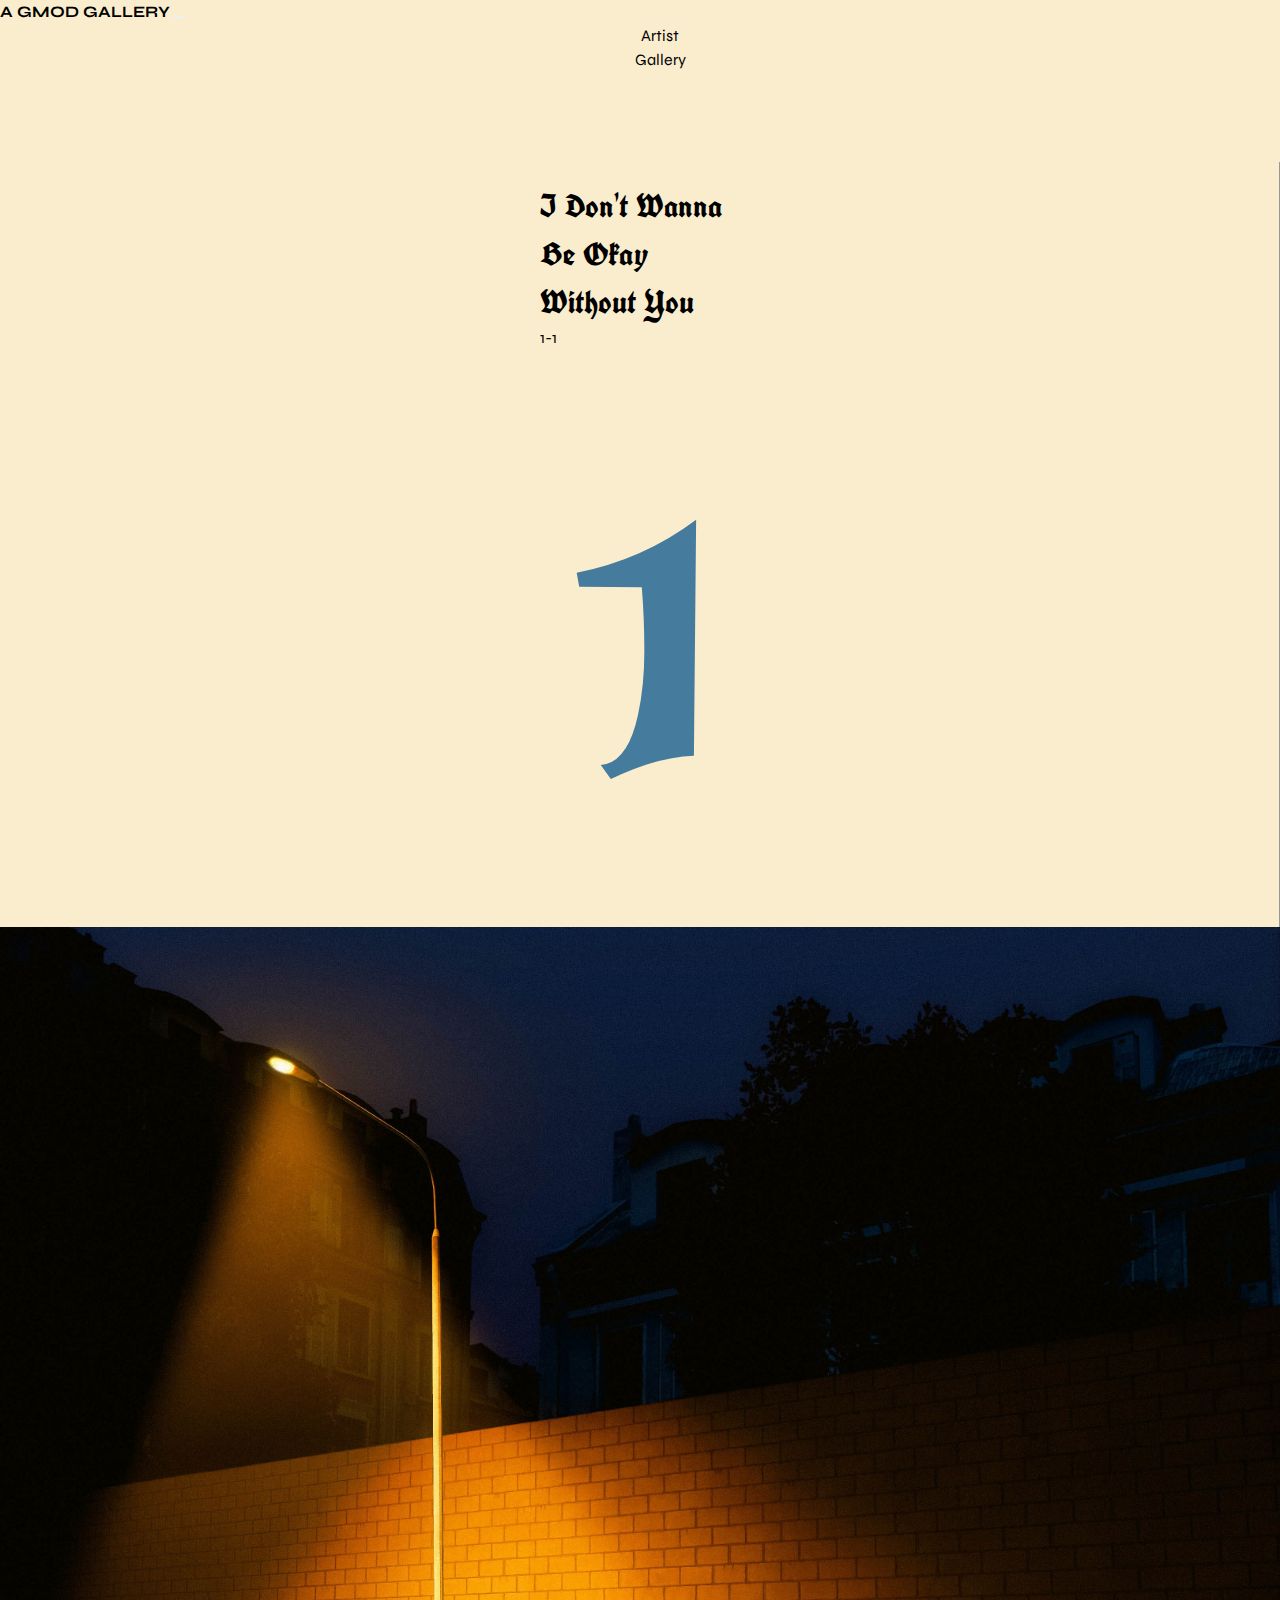
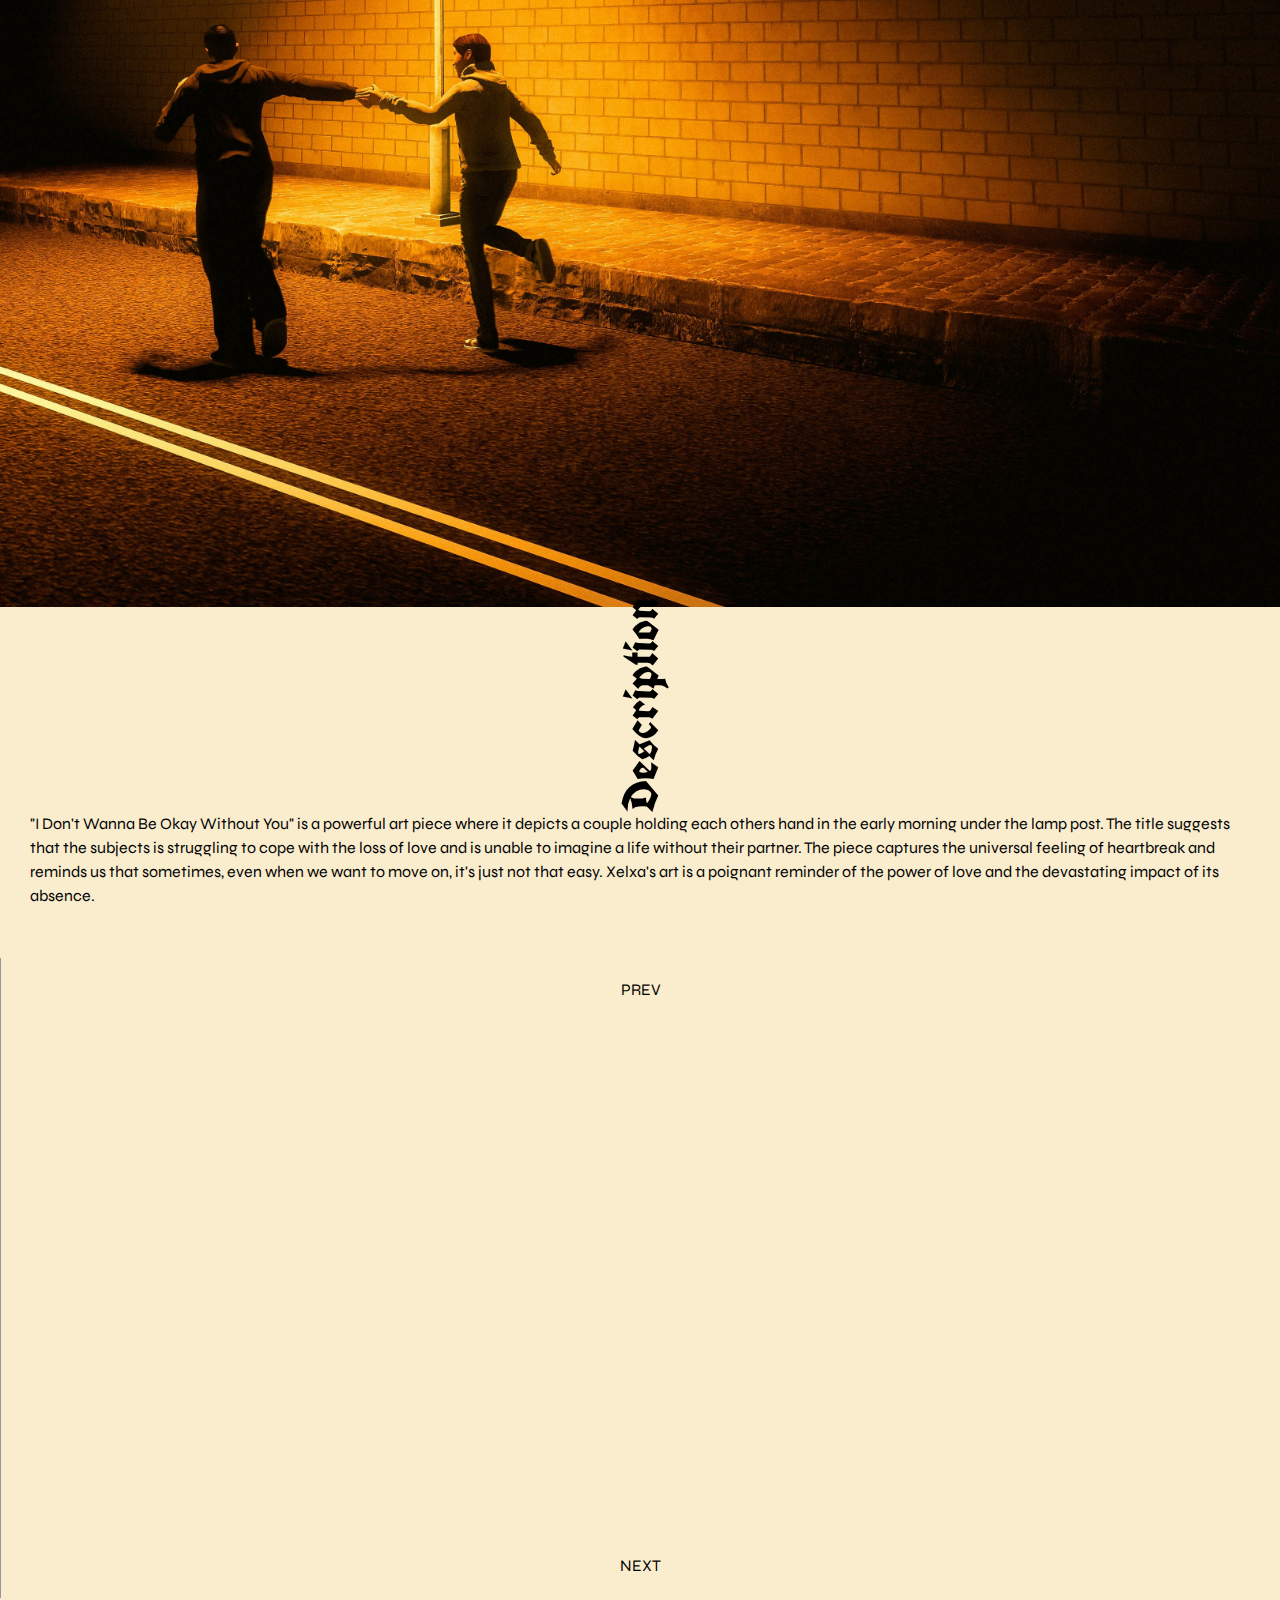
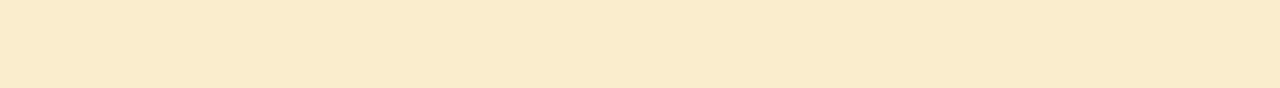
<file: pages/g-1-idwbowy.html>
<!DOCTYPE html>
<html lang="en">
  <head>
    <meta charset="UTF-8" />
    <meta name="viewport" content="width=device-width, initial-scale=1.0" />
    <title>Document</title>
    <link
      rel="stylesheet"
      href="https://cdnjs.cloudflare.com/ajax/libs/font-awesome/6.4.0/css/all.min.css"
      integrity="sha512-iecdLmaskl7CVkqkXNQ/ZH/XLlvWZOJyj7Yy7tcenmpD1ypASozpmT/E0iPtmFIB46ZmdtAc9eNBvH0H/ZpiBw=="
      crossorigin="anonymous"
      referrerpolicy="no-referrer"
    />
    <script
      src="https://cdn.jsdelivr.net/npm/bootstrap@5.3.0/dist/js/bootstrap.bundle.min.js"
      integrity="sha384-geWF76RCwLtnZ8qwWowPQNguL3RmwHVBC9FhGdlKrxdiJJigb/j/68SIy3Te4Bkz"
      crossorigin="anonymous"
    ></script>
    <link
      href="https://cdn.jsdelivr.net/npm/bootstrap@5.3.0/dist/css/bootstrap.min.css"
      rel="stylesheet"
      integrity="sha384-9ndCyUaIbzAi2FUVXJi0CjmCapSmO7SnpJef0486qhLnuZ2cdeRhO02iuK6FUUVM"
      crossorigin="anonymous"
    />
    <link rel="preconnect" href="https://fonts.googleapis.com" />
    <link rel="preconnect" href="https://fonts.gstatic.com" crossorigin />
    <link
      href="https://fonts.googleapis.com/css2?family=Syne:wght@400;500;600;700;800&family=UnifrakturCook:wght@700&display=swap"
      rel="stylesheet"
    />
    <link rel="stylesheet" href="../css/style.css" />
    <link rel="stylesheet" href="../css/reset.css" />
  </head>
  <body>
    <nav class="navbar navbar-light navbar-expand-lg bg-none">
      <div class="container">
        <a class="navbar-brand" href="/index.html">A GMOD GALLERY</a>
        <button
          class="navbar-toggler collapsed"
          type="button"
          data-bs-toggle="collapse"
          data-bs-target="#navbarNav"
          aria-controls="navbarNav"
          aria-expanded="false"
          aria-label="Toggle navigation"
        >
          <i class="fa-solid fa-bars fa-color"></i>
        </button>
        <div
          class="collapse navbar-collapse justify-content-end"
          id="navbarNav"
        >
          <ul class="navbar-nav gap-lg-4">
            <li class="nav-item">
              <a class="nav-link" href="/pages/artist.html">Artist</a>
            </li>
            <li class="nav-item">
              <a class="nav-link" href="/pages/gallery.html">Gallery</a>
            </li>
          </ul>
        </div>
      </div>
    </nav>
    <main id="swup" class="transition-fade-in">
      <section id="g-art">
        <div class="container">
          <div class="row">
            <div class="col-lg-4 col-md-12 col-sm-12 p-0">
              <div class="g-card-art-page">
                <div class="g-title">
                  <h1>I Don't Wanna Be Okay Without You</h1>
                  <div class="g-mini-title">
                    <p>1-1</p>
                  </div>
                </div>
                <div class="g-number blue">
                  <h2>1</h2>
                </div>
              </div>
            </div>
            <div class="col-lg-6 col-md-12 col-sm-12 p-0">
              <div class="g-art-content">
                <img
                  src="../img/dont-wanna-be-okay-without-you.jpg"
                  alt="dont-wanna-be-okay-without-you"
                />
                <div class="g-art-desc">
                  <div class="container">
                    <div class="row">
                      <div class="col-lg-4 col-md-6 col-sm-12 p-0">
                        <div class="g-art-page-title">
                          <h1>Description</h1>
                        </div>
                      </div>
                      <div class="col-lg-8 col-md-6 col-sm-12">
                        <p>
                          "I Don't Wanna Be Okay Without You" is a powerful art
                          piece where it depicts a couple holding each others
                          hand in the early morning under the lamp post. The
                          title suggests that the subjects is struggling to cope
                          with the loss of love and is unable to imagine a life
                          without their partner. The piece captures the
                          universal feeling of heartbreak and reminds us that
                          sometimes, even when we want to move on, it's just not
                          that easy. Xelxa's art is a poignant reminder of the
                          power of love and the devastating impact of its
                          absence.
                        </p>
                      </div>
                    </div>
                  </div>
                </div>
              </div>
            </div>
            <div class="col-lg-2 col-md-12 col-sm-12 p-0">
              <div class="g-art-navigation">
                <div class="row">
                  <div class="col-12">
                    <div class="btn-back">
                      <a href="../index.html">PREV</a>
                    </div>
                  </div>
                  <div class="col-12">
                    <div class="btn-front">
                      <a href="/pages/g-2-tsg.html">NEXT</a>
                    </div>
                  </div>
                </div>
              </div>
            </div>
          </div>
        </div>
      </section>
    </main>
  </body>
</html>
</file>
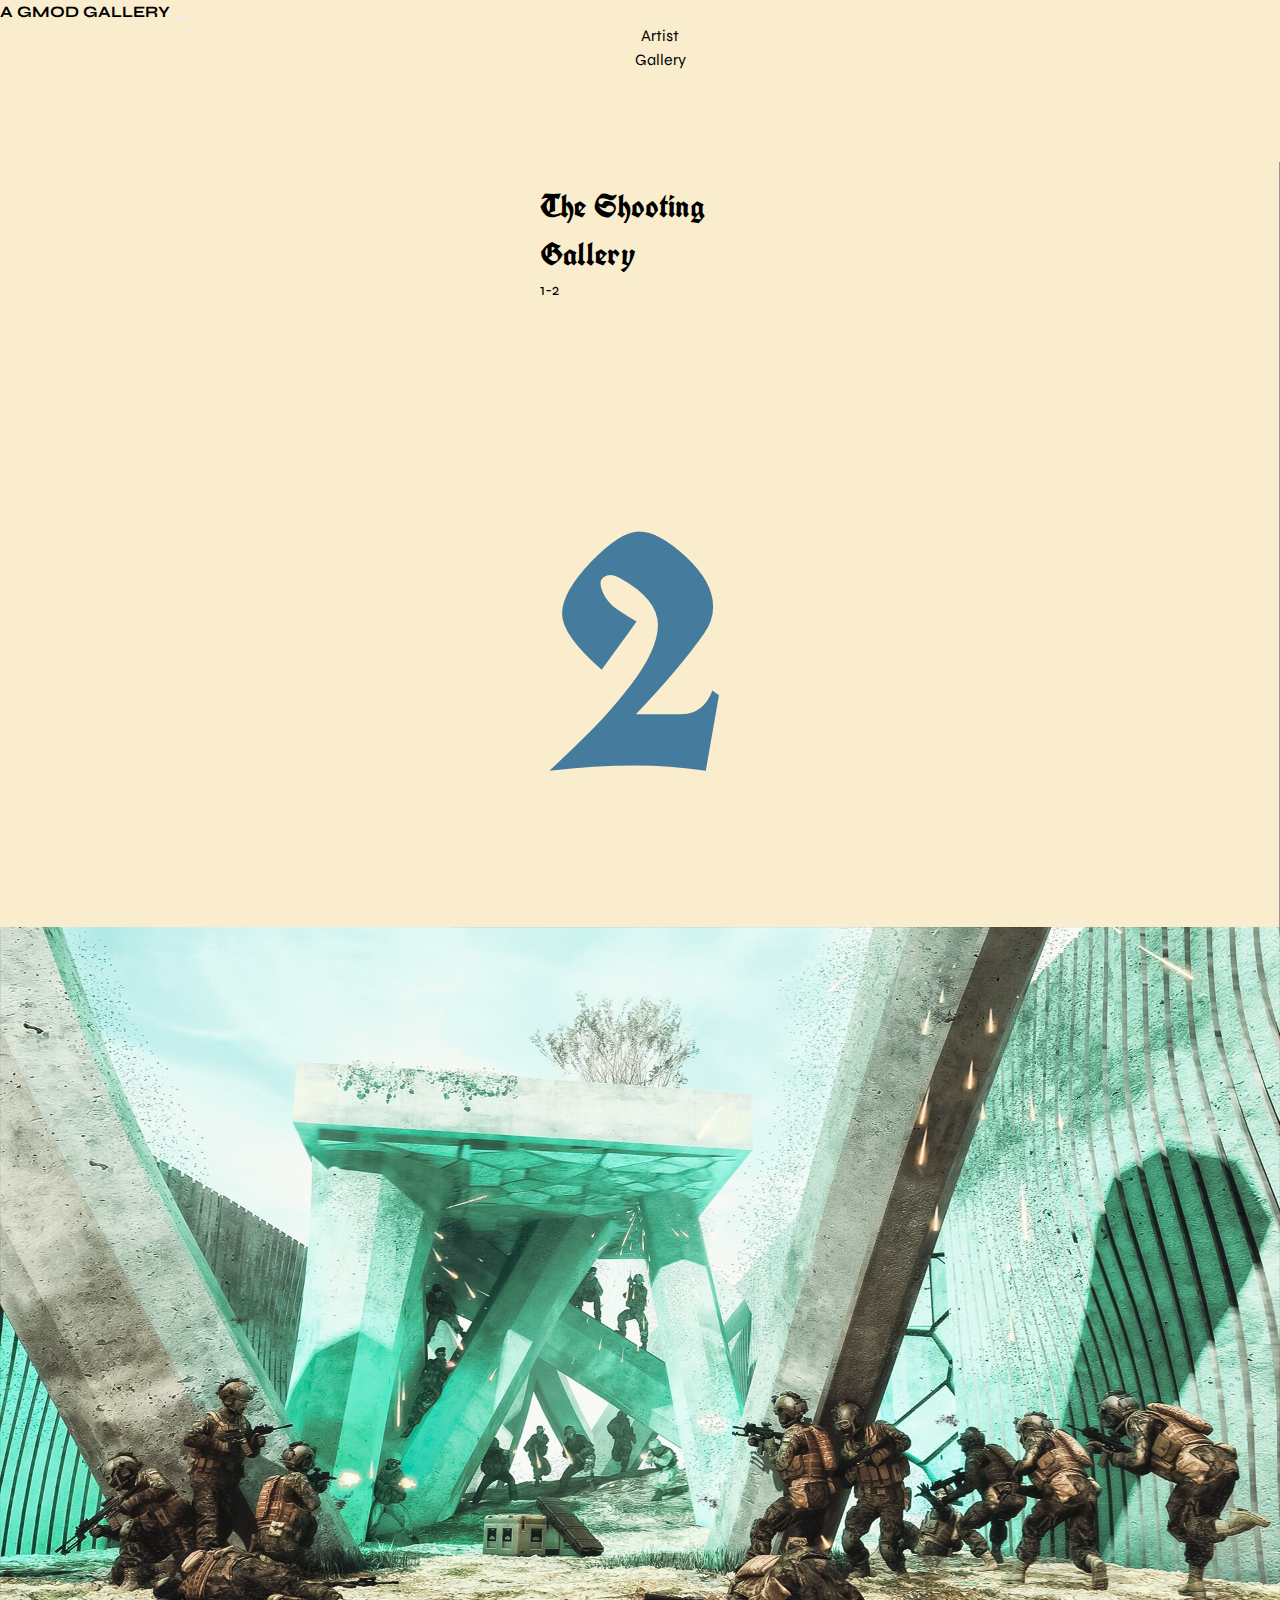
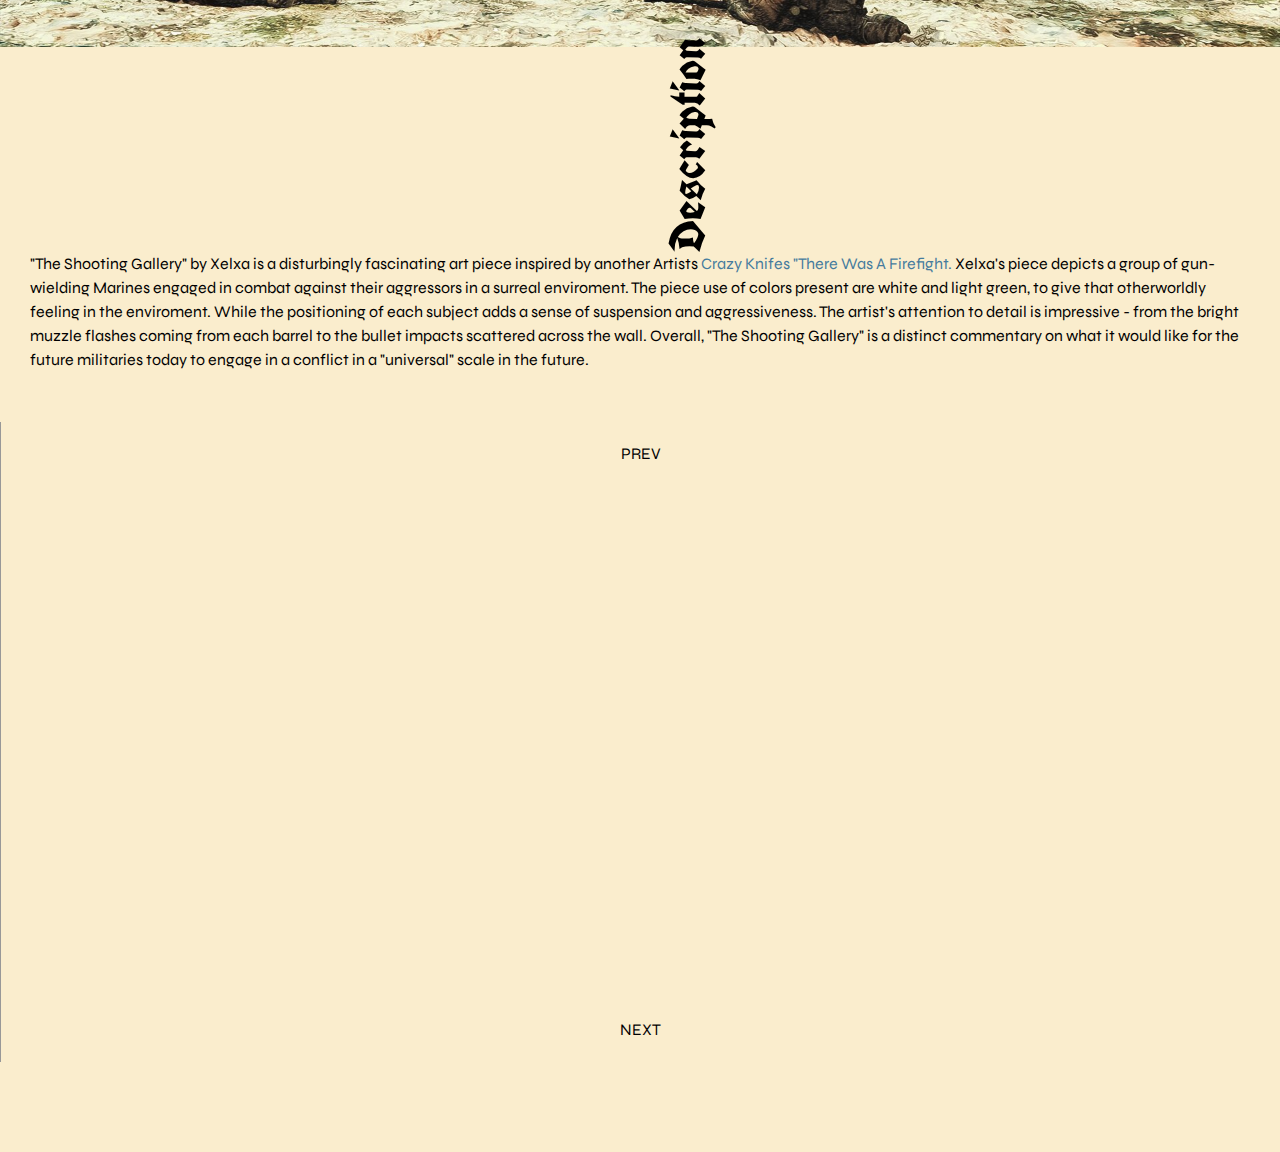
<file: pages/g-2-tsg.html>
<!DOCTYPE html>
<html lang="en">
  <head>
    <meta charset="UTF-8" />
    <meta name="viewport" content="width=device-width, initial-scale=1.0" />
    <title>Document</title>
    <link
      rel="stylesheet"
      href="https://cdnjs.cloudflare.com/ajax/libs/font-awesome/6.4.0/css/all.min.css"
      integrity="sha512-iecdLmaskl7CVkqkXNQ/ZH/XLlvWZOJyj7Yy7tcenmpD1ypASozpmT/E0iPtmFIB46ZmdtAc9eNBvH0H/ZpiBw=="
      crossorigin="anonymous"
      referrerpolicy="no-referrer"
    />
    <script
      src="https://cdn.jsdelivr.net/npm/bootstrap@5.3.0/dist/js/bootstrap.bundle.min.js"
      integrity="sha384-geWF76RCwLtnZ8qwWowPQNguL3RmwHVBC9FhGdlKrxdiJJigb/j/68SIy3Te4Bkz"
      crossorigin="anonymous"
    ></script>
    <link
      href="https://cdn.jsdelivr.net/npm/bootstrap@5.3.0/dist/css/bootstrap.min.css"
      rel="stylesheet"
      integrity="sha384-9ndCyUaIbzAi2FUVXJi0CjmCapSmO7SnpJef0486qhLnuZ2cdeRhO02iuK6FUUVM"
      crossorigin="anonymous"
    />
    <link rel="preconnect" href="https://fonts.googleapis.com" />
    <link rel="preconnect" href="https://fonts.gstatic.com" crossorigin />
    <link
      href="https://fonts.googleapis.com/css2?family=Syne:wght@400;500;600;700;800&family=UnifrakturCook:wght@700&display=swap"
      rel="stylesheet"
    />
    <link rel="stylesheet" href="../css/style.css" />
    <link rel="stylesheet" href="../css/reset.css" />
  </head>
  <body>
    <nav class="navbar navbar-light navbar-expand-lg bg-none">
      <div class="container">
        <a class="navbar-brand" href="/index.html">A GMOD GALLERY</a>
        <button
          class="navbar-toggler collapsed"
          type="button"
          data-bs-toggle="collapse"
          data-bs-target="#navbarNav"
          aria-controls="navbarNav"
          aria-expanded="false"
          aria-label="Toggle navigation"
        >
          <i class="fa-solid fa-bars fa-color"></i>
        </button>
        <div
          class="collapse navbar-collapse justify-content-end"
          id="navbarNav"
        >
          <ul class="navbar-nav gap-lg-4">
            <li class="nav-item">
              <a class="nav-link" href="/pages/artist.html">Artist</a>
            </li>
            <li class="nav-item">
              <a class="nav-link" href="/pages/gallery.html">Gallery</a>
            </li>
          </ul>
        </div>
      </div>
    </nav>
    <main id="swup" class="transition-fade-in">
      <section id="g-art">
        <div class="container">
          <div class="row">
            <div class="col-lg-4 col-md-12 col-sm-12 p-0">
              <div class="g-card-art-page">
                <div class="g-title">
                  <h1>The Shooting Gallery</h1>
                  <div class="g-mini-title">
                    <p>1-2</p>
                  </div>
                </div>
                <div class="g-number blue">
                  <h2>2</h2>
                </div>
              </div>
            </div>
            <div class="col-lg-6 col-md-12 col-sm-12 p-0">
              <div class="g-art-content">
                <img
                  src="../img/the-shooting-gallery.jpg"
                  alt="dont-wanna-be-okay-without-you"
                />
                <div class="g-art-desc">
                  <div class="container">
                    <div class="row">
                      <div class="col-lg-4 col-md-6 col-sm-12 p-0">
                        <div class="g-title g-art-page-title">
                          <h1>Description</h1>
                        </div>
                      </div>
                      <div class="col-lg-8 col-md-6 col-sm-12">
                        <p>
                          "The Shooting Gallery" by Xelxa is a disturbingly
                          fascinating art piece inspired by another Artists
                          <a
                            href="https://images-wixmp-ed30a86b8c4ca887773594c2.wixmp.com/f/aeee060b-4b21-483a-87d4-5f93f6d09788/dd2cfvv-ddd5a9ee-d0a8-42c8-b721-b2dc155d91df.jpg?token=eyJ0eXAiOiJKV1QiLCJhbGciOiJIUzI1NiJ9.[base64].b5UzFeV2k_kCO_4dEMDapseDT069OW4ksN4VWbKmwEw"
                            >Crazy Knifes "There Was A Firefight.</a
                          >
                          Xelxa's piece depicts a group of gun-wielding Marines
                          engaged in combat against their aggressors in a
                          surreal enviroment. The piece use of colors present
                          are white and light green, to give that otherworldly
                          feeling in the enviroment. While the positioning of
                          each subject adds a sense of suspension and
                          aggressiveness. The artist's attention to detail is
                          impressive - from the bright muzzle flashes coming
                          from each barrel to the bullet impacts scattered
                          across the wall. Overall, "The Shooting Gallery" is a
                          distinct commentary on what it would like for the
                          future militaries today to engage in a conflict in a
                          "universal" scale in the future.
                        </p>
                      </div>
                    </div>
                  </div>
                </div>
              </div>
            </div>
            <div class="col-lg-2 col-md-12 col-sm-12 p-0">
              <div class="g-art-navigation">
                <div class="row">
                  <div class="col-12">
                    <div class="btn-back">
                      <a href="/pages/g-1-idwbowy.html">PREV</a>
                    </div>
                  </div>
                  <div class="col-12">
                    <div class="btn-front">
                      <a href="/pages/g-3-tip.html">NEXT</a>
                    </div>
                  </div>
                </div>
              </div>
            </div>
          </div>
        </div>
      </section>
    </main>
  </body>
</html>
</file>
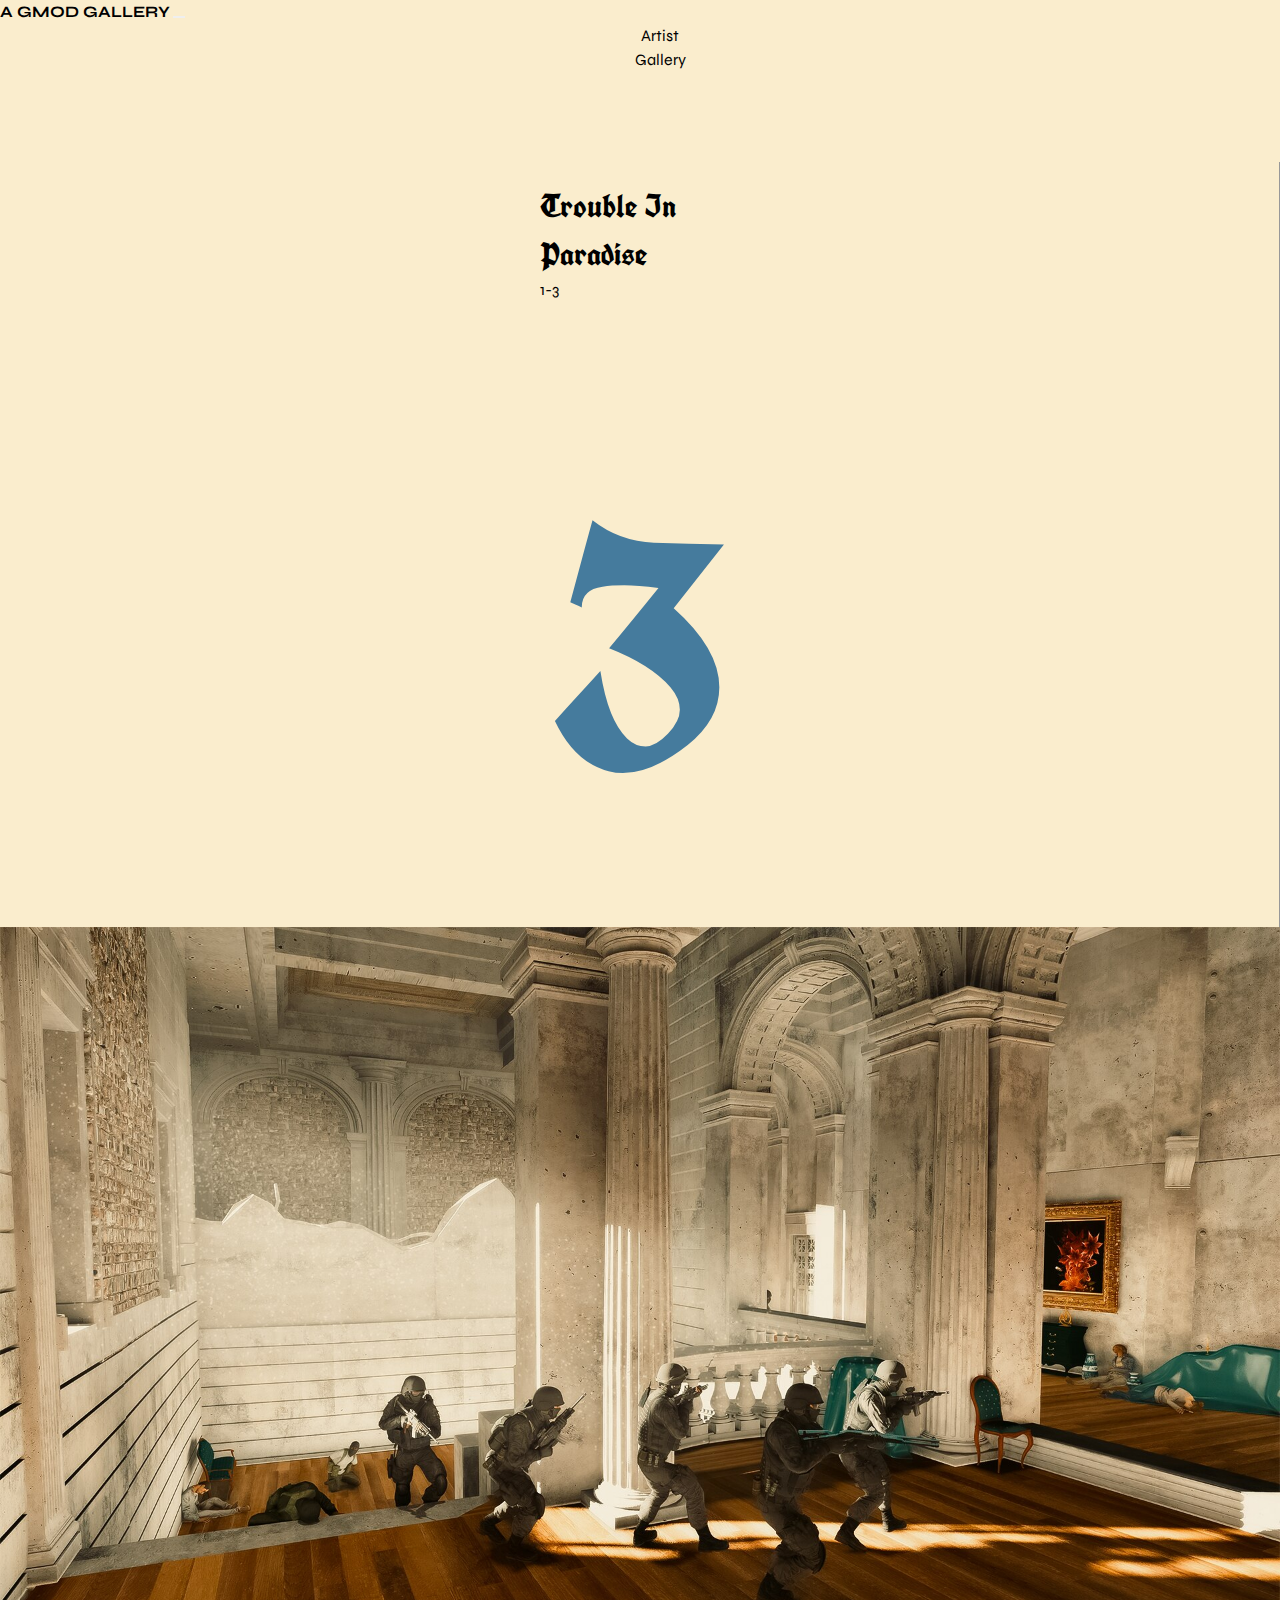
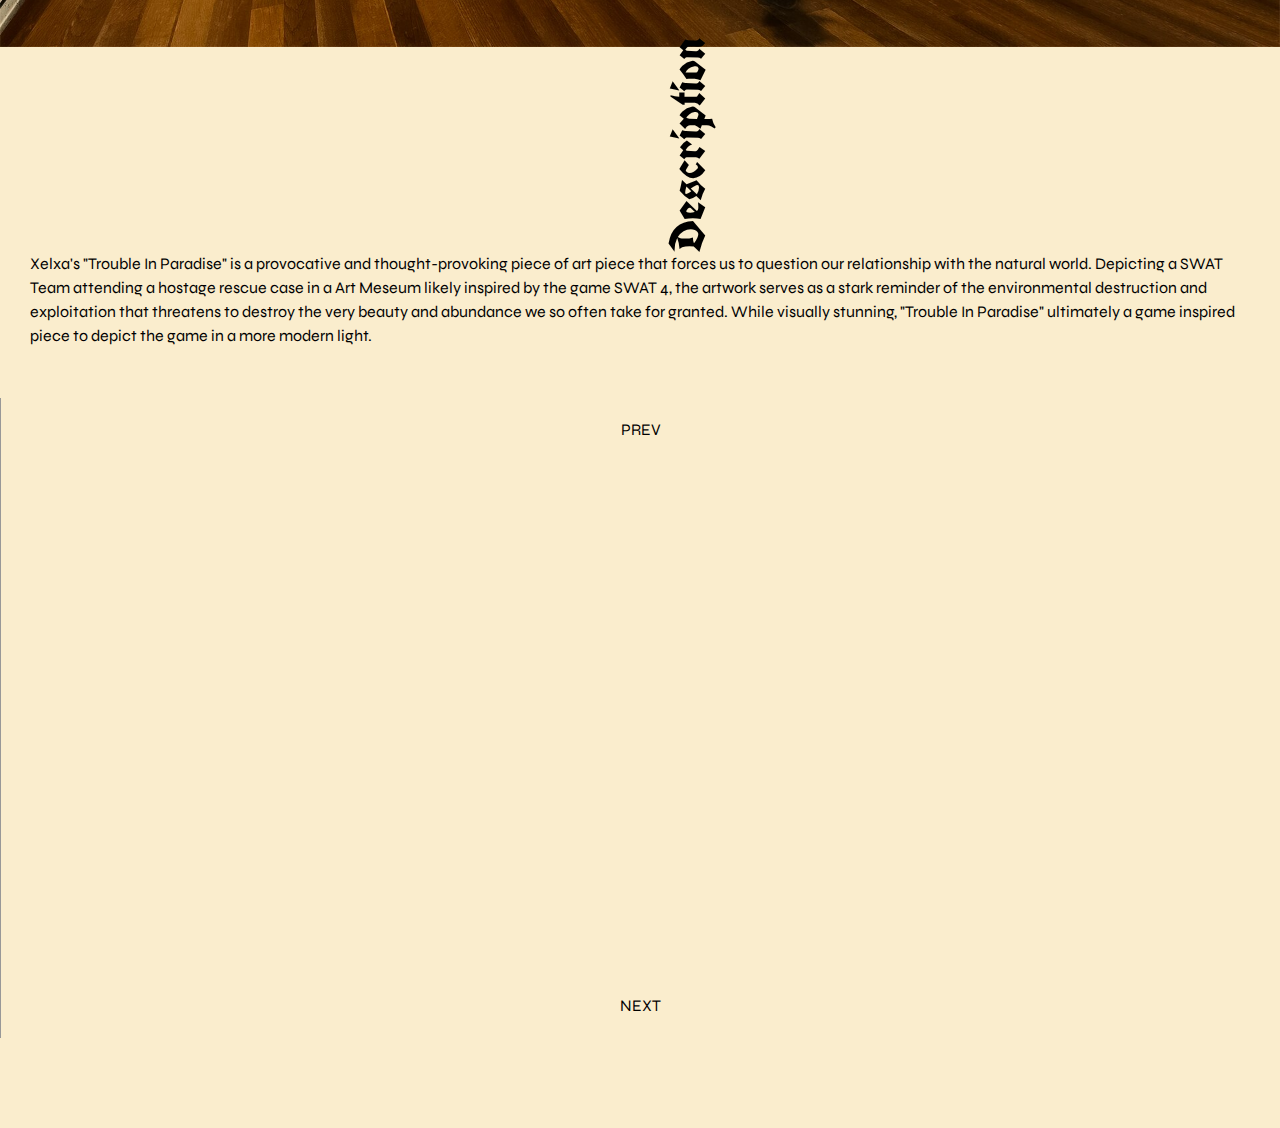
<file: pages/g-3-tip.html>
<!DOCTYPE html>
<html lang="en">
  <head>
    <meta charset="UTF-8" />
    <meta name="viewport" content="width=device-width, initial-scale=1.0" />
    <title>Document</title>
    <link
      rel="stylesheet"
      href="https://cdnjs.cloudflare.com/ajax/libs/font-awesome/6.4.0/css/all.min.css"
      integrity="sha512-iecdLmaskl7CVkqkXNQ/ZH/XLlvWZOJyj7Yy7tcenmpD1ypASozpmT/E0iPtmFIB46ZmdtAc9eNBvH0H/ZpiBw=="
      crossorigin="anonymous"
      referrerpolicy="no-referrer"
    />
    <script
      src="https://cdn.jsdelivr.net/npm/bootstrap@5.3.0/dist/js/bootstrap.bundle.min.js"
      integrity="sha384-geWF76RCwLtnZ8qwWowPQNguL3RmwHVBC9FhGdlKrxdiJJigb/j/68SIy3Te4Bkz"
      crossorigin="anonymous"
    ></script>
    <link
      href="https://cdn.jsdelivr.net/npm/bootstrap@5.3.0/dist/css/bootstrap.min.css"
      rel="stylesheet"
      integrity="sha384-9ndCyUaIbzAi2FUVXJi0CjmCapSmO7SnpJef0486qhLnuZ2cdeRhO02iuK6FUUVM"
      crossorigin="anonymous"
    />
    <link rel="preconnect" href="https://fonts.googleapis.com" />
    <link rel="preconnect" href="https://fonts.gstatic.com" crossorigin />
    <link
      href="https://fonts.googleapis.com/css2?family=Syne:wght@400;500;600;700;800&family=UnifrakturCook:wght@700&display=swap"
      rel="stylesheet"
    />

    <link rel="stylesheet" href="../css/style.css" />
    <link rel="stylesheet" href="../css/reset.css" />
  </head>
  <body>
    <nav class="navbar navbar-light navbar-expand-lg bg-none">
      <div class="container">
        <a class="navbar-brand" href="/index.html">A GMOD GALLERY</a>
        <button
          class="navbar-toggler collapsed"
          type="button"
          data-bs-toggle="collapse"
          data-bs-target="#navbarNav"
          aria-controls="navbarNav"
          aria-expanded="false"
          aria-label="Toggle navigation"
        >
          <i class="fa-solid fa-bars fa-color"></i>
        </button>
        <div
          class="collapse navbar-collapse justify-content-end"
          id="navbarNav"
        >
          <ul class="navbar-nav gap-lg-4">
            <li class="nav-item">
              <a class="nav-link" href="/pages/artist.html">Artist</a>
            </li>
            <li class="nav-item">
              <a class="nav-link" href="/pages/gallery.html">Gallery</a>
            </li>
          </ul>
        </div>
      </div>
    </nav>
    <main id="swup" class="transition-fade-in">
      <section id="g-art">
        <div class="container">
          <div class="row">
            <div class="col-lg-4 col-md-12 col-sm-12 p-0">
              <div class="g-card-art-page">
                <div class="g-title">
                  <h1>Trouble In Paradise</h1>
                  <div class="g-mini-title">
                    <p>1-3</p>
                  </div>
                </div>
                <div class="g-number blue">
                  <h2>3</h2>
                </div>
              </div>
            </div>
            <div class="col-lg-6 col-md-12 col-sm-12 p-0">
              <div class="g-art-content">
                <img
                  src="../img/trouble-in-paradise.jpg"
                  alt="trouble-in-paradise"
                />
                <div class="g-art-desc">
                  <div class="container">
                    <div class="row">
                      <div class="col-lg-4 col-md-6 col-sm-12 p-0">
                        <div class="g-title g-art-page-title">
                          <h1>Description</h1>
                        </div>
                      </div>
                      <div class="col-lg-8 col-md-6 col-sm-12">
                        <p>
                          Xelxa's "Trouble In Paradise" is a provocative and
                          thought-provoking piece of art piece that forces us to
                          question our relationship with the natural world.
                          Depicting a SWAT Team attending a hostage rescue case
                          in a Art Meseum likely inspired by the game SWAT 4,
                          the artwork serves as a stark reminder of the
                          environmental destruction and exploitation that
                          threatens to destroy the very beauty and abundance we
                          so often take for granted. While visually stunning,
                          "Trouble In Paradise" ultimately a game inspired piece
                          to depict the game in a more modern light.
                        </p>
                      </div>
                    </div>
                  </div>
                </div>
              </div>
            </div>
            <div class="col-lg-2 col-md-12 col-sm-12 p-0">
              <div class="g-art-navigation">
                <div class="row">
                  <div class="col-12">
                    <div class="btn-back">
                      <a href="/pages/g-2-tsg.html">PREV</a>
                    </div>
                  </div>
                  <div class="col-12">
                    <div class="btn-front">
                      <a href="/pages/g-4-cfa.html">NEXT</a>
                    </div>
                  </div>
                </div>
              </div>
            </div>
          </div>
        </div>
      </section>
    </main>
  </body>
</html>
</file>
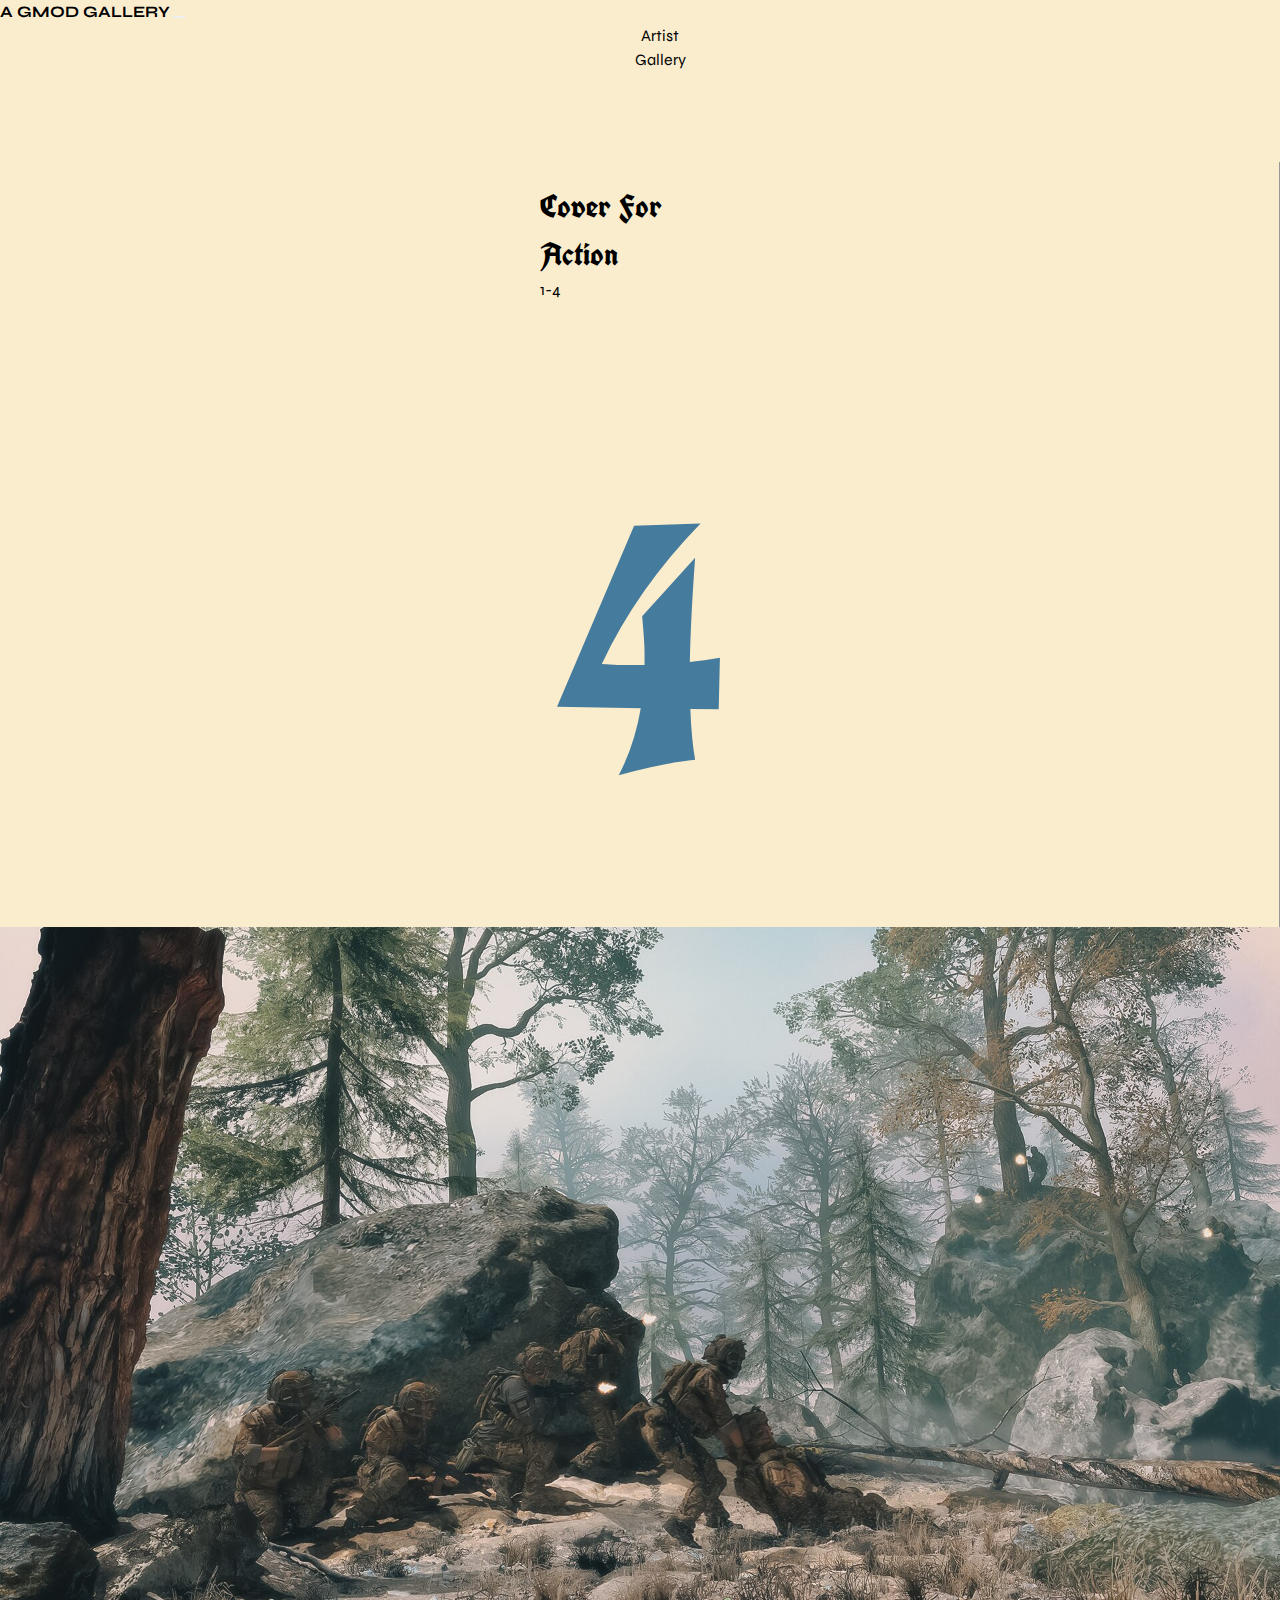
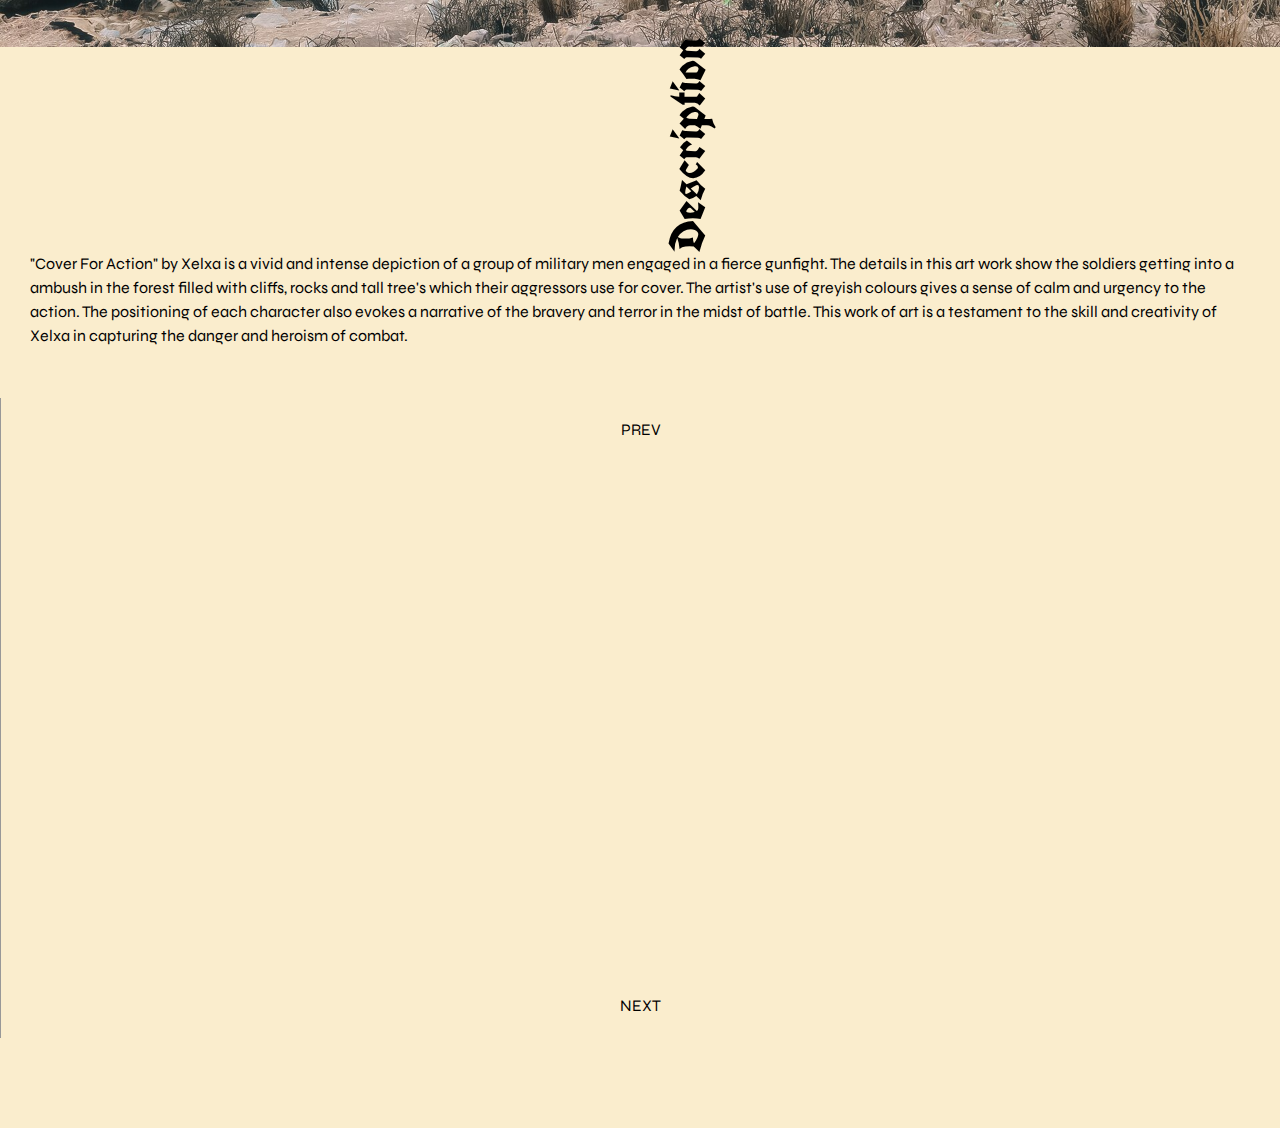
<file: pages/g-4-cfa.html>
<!DOCTYPE html>
<html lang="en">
  <head>
    <meta charset="UTF-8" />
    <meta name="viewport" content="width=device-width, initial-scale=1.0" />
    <title>Document</title>
    <link
      rel="stylesheet"
      href="https://cdnjs.cloudflare.com/ajax/libs/font-awesome/6.4.0/css/all.min.css"
      integrity="sha512-iecdLmaskl7CVkqkXNQ/ZH/XLlvWZOJyj7Yy7tcenmpD1ypASozpmT/E0iPtmFIB46ZmdtAc9eNBvH0H/ZpiBw=="
      crossorigin="anonymous"
      referrerpolicy="no-referrer"
    />
    <script
      src="https://cdn.jsdelivr.net/npm/bootstrap@5.3.0/dist/js/bootstrap.bundle.min.js"
      integrity="sha384-geWF76RCwLtnZ8qwWowPQNguL3RmwHVBC9FhGdlKrxdiJJigb/j/68SIy3Te4Bkz"
      crossorigin="anonymous"
    ></script>
    <link
      href="https://cdn.jsdelivr.net/npm/bootstrap@5.3.0/dist/css/bootstrap.min.css"
      rel="stylesheet"
      integrity="sha384-9ndCyUaIbzAi2FUVXJi0CjmCapSmO7SnpJef0486qhLnuZ2cdeRhO02iuK6FUUVM"
      crossorigin="anonymous"
    />
    <link rel="preconnect" href="https://fonts.googleapis.com" />
    <link rel="preconnect" href="https://fonts.gstatic.com" crossorigin />
    <link
      href="https://fonts.googleapis.com/css2?family=Syne:wght@400;500;600;700;800&family=UnifrakturCook:wght@700&display=swap"
      rel="stylesheet"
    />

    <link rel="stylesheet" href="../css/style.css" />
    <link rel="stylesheet" href="../css/reset.css" />
  </head>
  <body>
    <nav class="navbar navbar-light navbar-expand-lg bg-none">
      <div class="container">
        <a class="navbar-brand" href="/index.html">A GMOD GALLERY</a>
        <button
          class="navbar-toggler collapsed"
          type="button"
          data-bs-toggle="collapse"
          data-bs-target="#navbarNav"
          aria-controls="navbarNav"
          aria-expanded="false"
          aria-label="Toggle navigation"
        >
          <i class="fa-solid fa-bars fa-color"></i>
        </button>
        <div
          class="collapse navbar-collapse justify-content-end"
          id="navbarNav"
        >
          <ul class="navbar-nav gap-lg-4">
            <li class="nav-item">
              <a class="nav-link" href="/pages/artist.html">Artist</a>
            </li>
            <li class="nav-item">
              <a class="nav-link" href="/pages/gallery.html">Gallery</a>
            </li>
          </ul>
        </div>
      </div>
    </nav>
    <main id="swup" class="transition-fade-in">
      <section id="g-art">
        <div class="container">
          <div class="row">
            <div class="col-lg-4 col-md-12 col-sm-12 p-0">
              <div class="g-card-art-page">
                <div class="g-title">
                  <h1>Cover For Action</h1>
                  <div class="g-mini-title">
                    <p>1-4</p>
                  </div>
                </div>
                <div class="g-number blue">
                  <h2>4</h2>
                </div>
              </div>
            </div>
            <div class="col-lg-6 col-md-12 col-sm-12 p-0">
              <div class="g-art-content">
                <img
                  src="../img/cover-for-action.jpg"
                  alt="dont-wanna-be-okay-without-you"
                />
                <div class="g-art-desc">
                  <div class="container">
                    <div class="row">
                      <div class="col-lg-4 col-md-6 col-sm-12 p-0">
                        <div class="g-title g-art-page-title">
                          <h1>Description</h1>
                        </div>
                      </div>
                      <div class="col-lg-8 col-md-6 col-sm-12">
                        <p>
                          "Cover For Action" by Xelxa is a vivid and intense
                          depiction of a group of military men engaged in a
                          fierce gunfight. The details in this art work show the
                          soldiers getting into a ambush in the forest filled
                          with cliffs, rocks and tall tree's which their
                          aggressors use for cover. The artist's use of greyish
                          colours gives a sense of calm and urgency to the
                          action. The positioning of each character also evokes
                          a narrative of the bravery and terror in the midst of
                          battle. This work of art is a testament to the skill
                          and creativity of Xelxa in capturing the danger and
                          heroism of combat.
                        </p>
                      </div>
                    </div>
                  </div>
                </div>
              </div>
            </div>
            <div class="col-lg-2 col-md-12 col-sm-12 p-0">
              <div class="g-art-navigation">
                <div class="row">
                  <div class="col-12">
                    <div class="btn-back">
                      <a href="/pages/g-3-tip.html">PREV</a>
                    </div>
                  </div>
                  <div class="col-12">
                    <div class="btn-front">
                      <a href="../index.html">NEXT</a>
                    </div>
                  </div>
                </div>
              </div>
            </div>
          </div>
        </div>
      </section>
    </main>
  </body>
</html>
</file>
<file: css/style.css>
body {
  font-family: "Syne", sans-serif;
  background-color: #faedcd;
  /* position: relative;
  overflow-x: hidden; */
}

/* * {
  border: 1px solid red !important;
} */

/* transisiton animate */

.transition-fade {
  transition: 500ms;
  opacity: 1;
  transform: translateX(0);
  transform-origin: left;
}

html.is-animating .transition-fade {
  opacity: 1;
  transform: translateX(100%);
}

html.is-leaving .transition-fade {
  opacity: 0;
}

.transition-fade-in {
  transition: 500ms;
  opacity: 1;
}

html.is-animating .transition-fade-in {
  opacity: 0;
}

.new-active {
  color: #457b9d;
  font-weight: bold;
}

/* nav */

ul {
  list-style: none;
}

a {
  color: black;
  text-decoration: none;
}

.nav-items {
  display: none;
}

.navbar-toggler {
  border: none;
}

ul.navbar-nav {
  text-align: center;
}

.navbar-brand {
  font-weight: bold;
}

.blue {
  font-family: "UnifrakturCook", cursive;
  color: #457b9d;
}

/* div sizing */

header {
  margin: 0 30px;
}

section {
  text-align: center;
}

section#gallery {
  overflow: hidden;
}

section#main-intro {
  margin: 100px 0;
}

section#g-art {
  margin: 90px 0px;
}

/* intro */

#main-intro h1 {
  font-size: 13vw;
}

/* sizing */

.about-title h1,
.gallery-title h1 {
  font-size: 60px;
  font-weight: bold;
  text-align: left;
  padding: 30px;
}

.about-text {
  padding: 70px 0;
}

.about-text p {
  font-size: 30px;
  padding: 30px;
}

.slide-prompter {
  display: none;
  text-align: left;
  font-weight: bold;
}

.slide-prompter p {
  margin: 0px;
  padding: 10px;
}

/* gallery */

.g-card,
.g-card-art-page {
  padding: 20px 0px;
  height: 100%;
  border-right: 1px solid #989898;
}

.g-art-navigation {
  padding: 20px;
  height: 100%;
  border-left: 1px solid #989898;
}

.g-card-hover-1:hover {
  background: url(/img/dont-wanna-be-okay-without-you.jpg);
  background-size: cover;
  background-position: center;
  cursor: pointer;
  transition: 0.5s ease;
}

.g-card-hover-2:hover {
  background: url(/img/the-shooting-gallery.jpg);
  background-size: cover;
  background-position: center;
  cursor: pointer;
  transition: 0.5s ease;
}

.g-card-hover-3:hover {
  background: url(/img/trouble-in-paradise.jpg);
  background-size: cover;
  background-position: center;
  cursor: pointer;
  transition: 0.5s ease;
}

.g-card-hover-4:hover {
  background: url(/img/cover-for-action.jpg);
  background-size: cover;
  background-position: center;
  cursor: pointer;
  transition: 0.5s ease;
}

.g-card:hover h1,
.g-card:hover h2,
.g-card:hover p {
  color: white;
}

.g-title {
  text-align: left;
  margin: auto;
  height: 200px;
  width: 200px;
}

.g-art-page-title {
  height: 100%;
  display: flex;
  align-items: center;
  justify-content: space-around;
  font-family: "UnifrakturCook", cursive;
}

.g-title h1 {
  font-family: "UnifrakturCook", cursive;
}

.g-mini-title {
  text-align: left;
  margin: auto;
  width: 200px;
}

.g-number h2 {
  font-size: 350px;
}

.g-art-desc {
  margin: 20px 0;
}

.g-art-desc h1 {
  padding: 40px;
  font-size: 50px;
  transform: rotate(-90deg);
}

.g-art-desc p {
  text-align: left;
  margin: 0px;
  padding: 30px;
}

.g-art-desc a {
  color: #457b9d;
}

.hide-scroll {
  overflow: hidden !important;
}

/*g-art navigation*/

.btn-back {
  height: 300px;
  align-items: start;
  display: flex;
  justify-content: space-evenly;
}

.btn-front {
  height: 300px;
  align-items: end;
  display: flex;
  justify-content: space-evenly;
}

.btn-back a:hover,
.btn-front a:hover {
  color: #457b9d;
  text-decoration: underline;
}

/* media Query */

@media (max-width: 680px), screen and (orientation: portrait) {
  #main-intro h1 {
    font-size: 60px;
  }

  section {
    text-align: center;
  }

  section#main-intro {
    margin: 250px 30px;
  }

  section#g-art {
    margin: 0px;
    overflow-x: hidden;
  }

  .slide-prompter {
    display: block;
  }

  /* gallery */

  .g-art-desc h1 {
    padding: 20px;
    font-size: 50px;
    transform: rotate(0deg);
  }

  .g-art-desc p {
    text-align: left;
    padding: 20px;
  }

  .g-art-content {
    margin: 20px 0px;
  }

  .g-art-content img {
    width: 100%;
    height: 100%;
  }

  .g-card {
    margin-right: 30px;
  }

  .g-card,
  .g-card-art-page {
    border-bottom: 1px solid #989898;
    border-right: none;
  }

  .g-art-navigation {
    border-top: 1px solid #989898;
    border-left: none;
  }

  .hide-scroll {
    overflow: scroll !important;
  }

  /* sizing */

  .about-title h1,
  .gallery-title h1 {
    font-size: 40px;
    font-weight: bold;
  }

  .about-text p {
    font-size: 18px;
  }

  .g-number h2 {
    font-size: 280px;
  }

  /*g-art navigation*/

  .btn-back {
    height: 0px;
    align-items: center;
    display: flex;
    justify-content: flex-start;
  }

  .btn-front {
    height: 0px;
    align-items: center;
    display: flex;
    justify-content: flex-end;
  }
}
</file>
